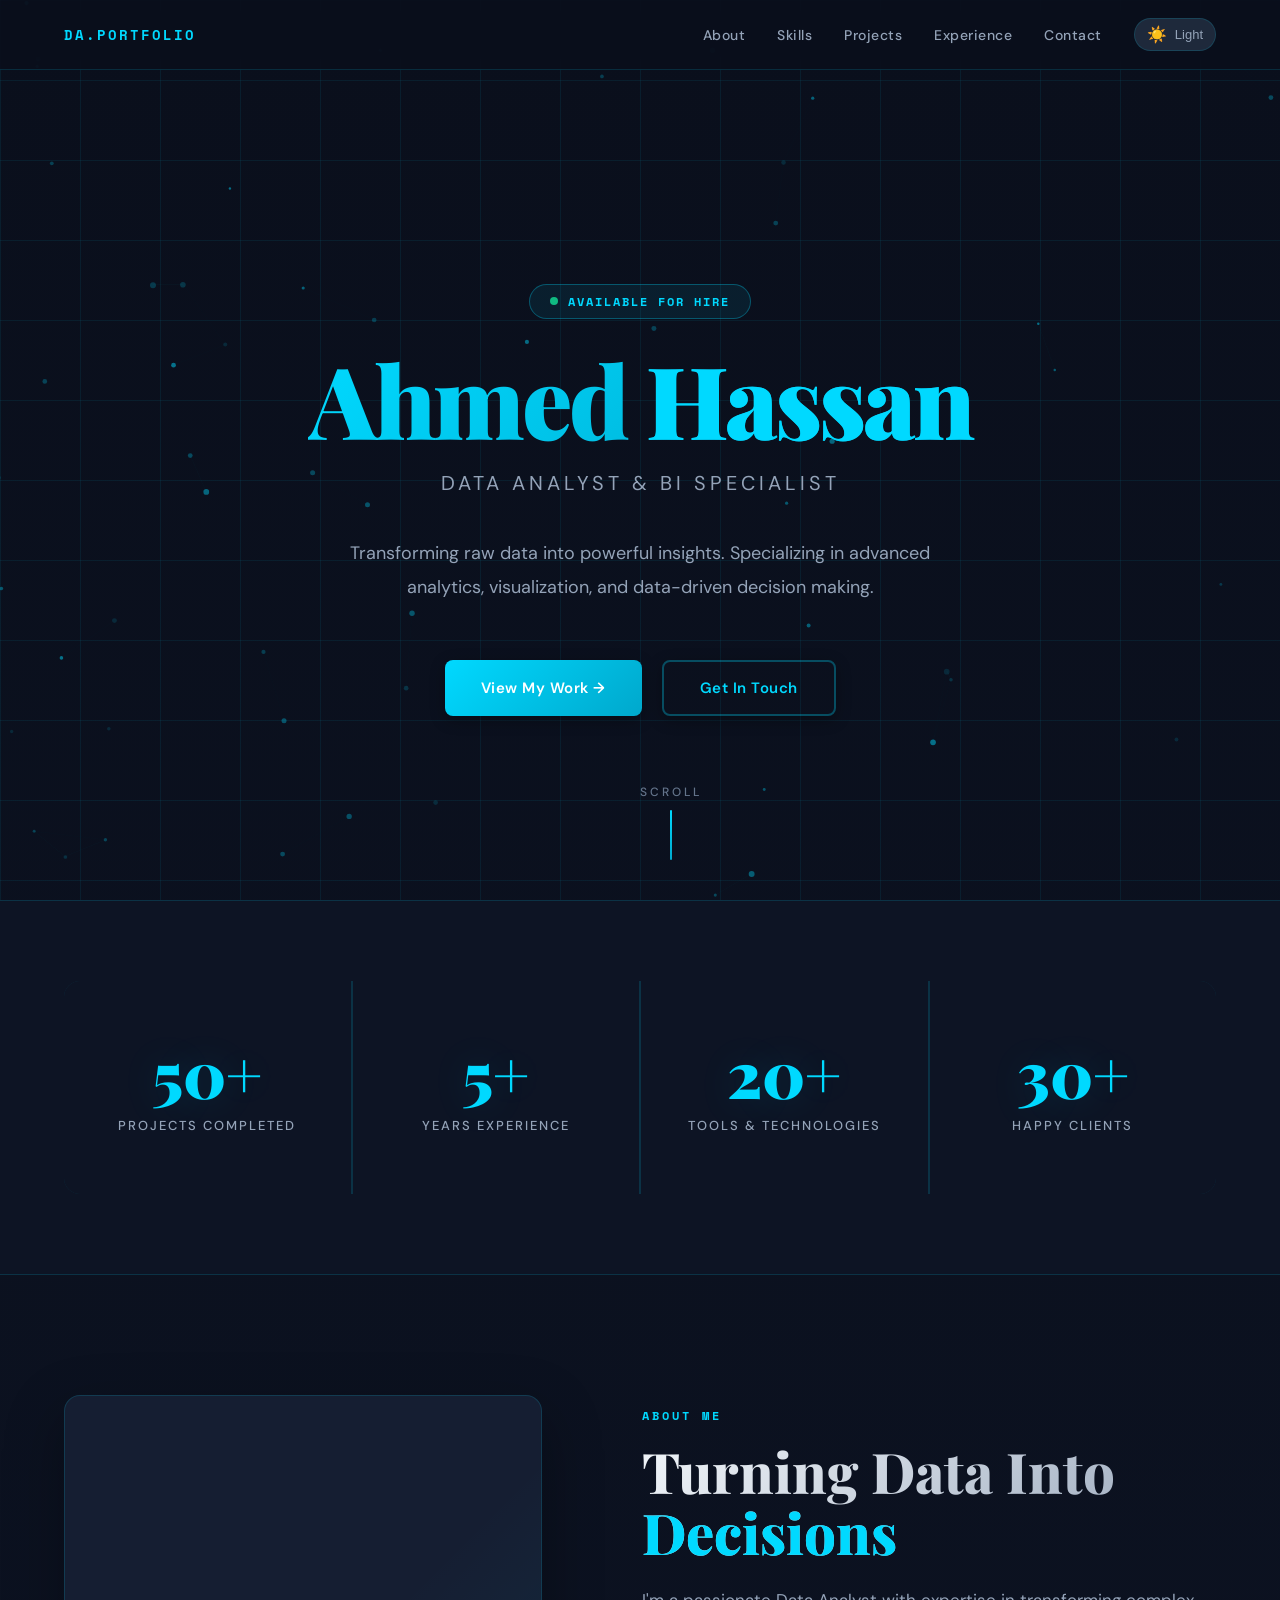
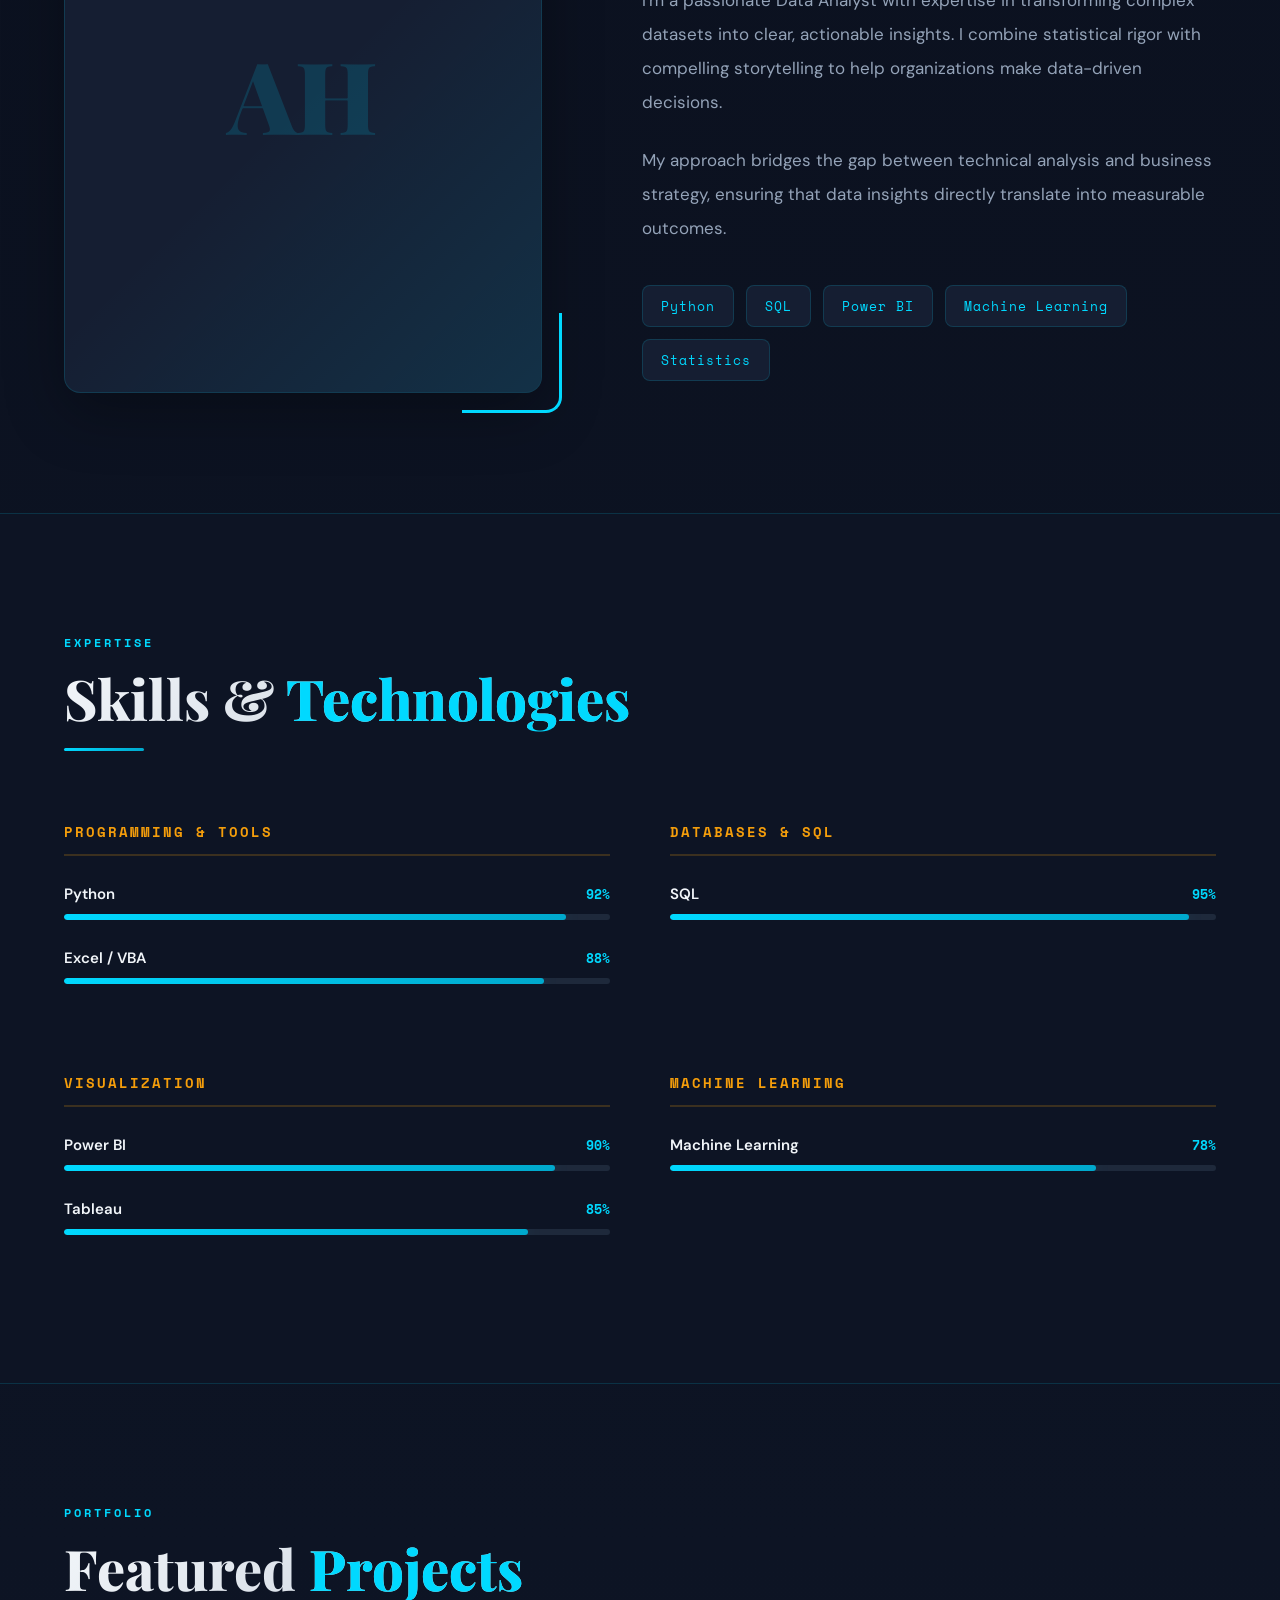
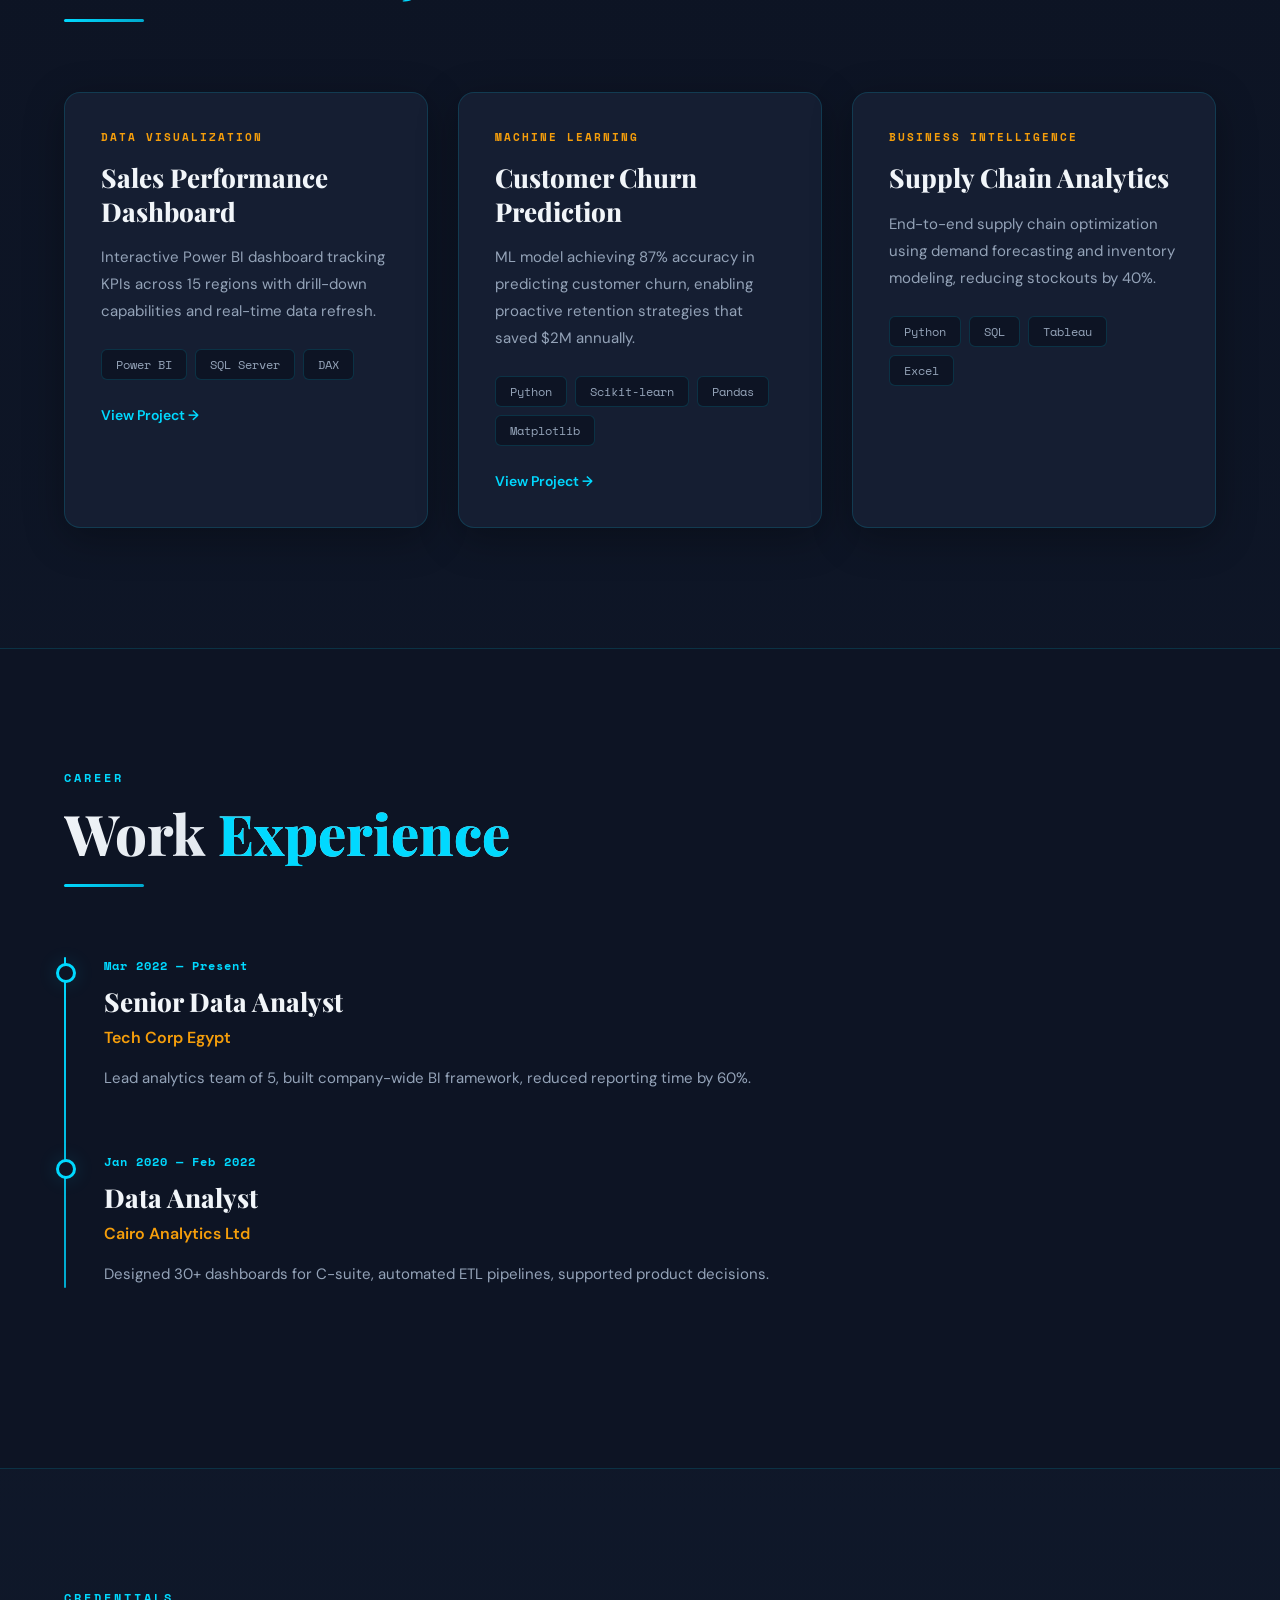
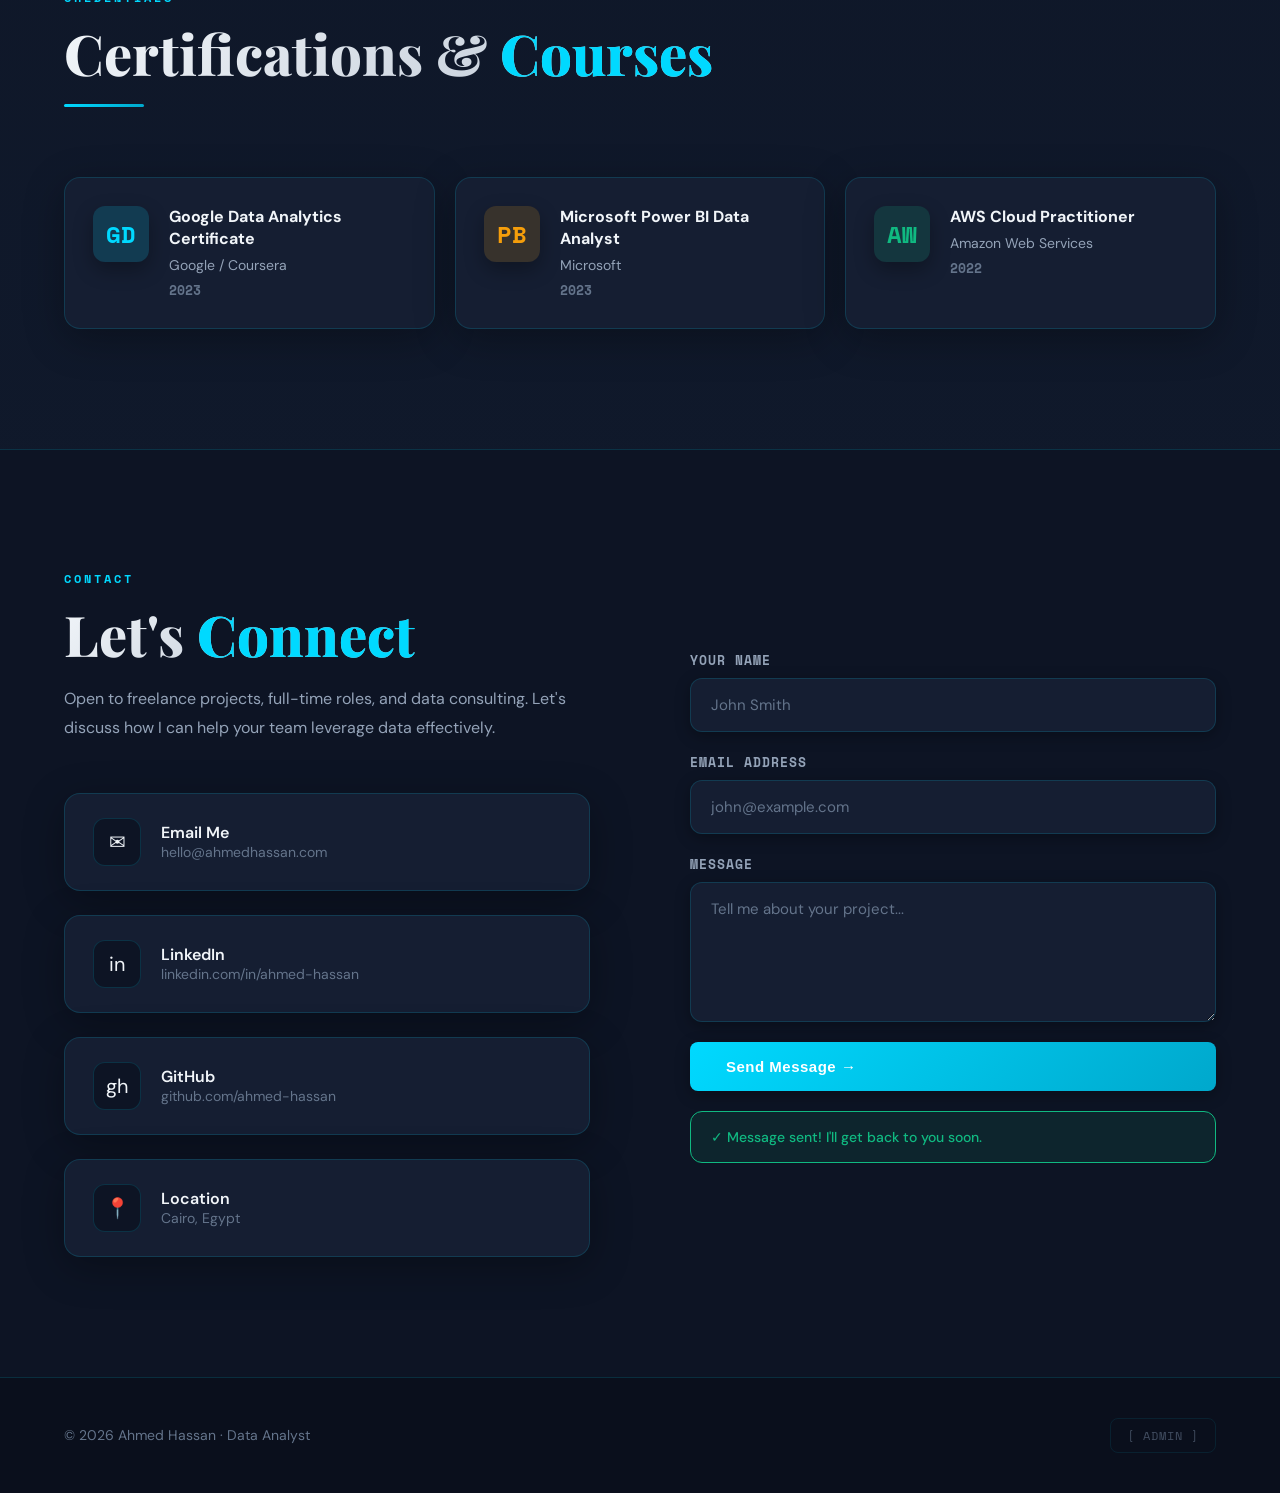
<file: portfolio.html>
<!DOCTYPE html>
<html lang="en">
<head>
<meta charset="UTF-8">
<meta name="viewport" content="width=device-width, initial-scale=1.0">
<title>Data Analyst Portfolio</title>
<link rel="preconnect" href="https://fonts.googleapis.com">
<link href="https://fonts.googleapis.com/css2?family=Playfair+Display:wght@400;600;700;900&family=Space+Mono:wght@400;700&family=DM+Sans:wght@300;400;500;600&display=swap" rel="stylesheet">
<link rel="stylesheet" href="portfolio.css">
</head>
<body>

<nav id="nav">
  <div class="nav-logo">DA.PORTFOLIO</div>
  <div class="nav-links">
    <a href="#about">About</a>
    <a href="#skills">Skills</a>
    <a href="#projects">Projects</a>
    <a href="#experience">Experience</a>
    <a href="#contact">Contact</a>
    <button class="theme-toggle" id="theme-toggle" onclick="toggleTheme()">
      <span class="icon">☀️</span><span>Light</span>
    </button>
  </div>
</nav>

<!-- HERO -->
<section id="hero">
  <div class="hero-canvas">
    <div class="hero-grid"></div>
    <canvas id="particleCanvas" style="position:absolute;inset:0;width:100%;height:100%"></canvas>
  </div>
  <div class="hero-content">
    <div class="hero-tag" id="hero-tag">AVAILABLE FOR HIRE</div>
    <h1 class="hero-name" id="hero-name">Ahmed <span>Hassan</span></h1>
    <div class="hero-title" id="hero-title">Data Analyst & BI Specialist</div>
    <p class="hero-bio" id="hero-bio">Transforming raw data into powerful insights. Specializing in advanced analytics, visualization, and data-driven decision making.</p>
    <div class="hero-cta">
      <a href="#projects" class="btn btn-primary">View My Work →</a>
      <a href="#contact" class="btn btn-outline">Get In Touch</a>
    </div>
  </div>
  <div class="hero-scroll">
    <span>SCROLL</span>
    <div class="scroll-line"></div>
  </div>
</section>

<!-- STATS -->
<section id="stats">
  <div class="stats-grid">
    <div class="stat-item">
      <div class="stat-num" id="stat1">50+</div>
      <div class="stat-label" id="stat1-label">Projects Completed</div>
    </div>
    <div class="stat-item">
      <div class="stat-num" id="stat2">5+</div>
      <div class="stat-label" id="stat2-label">Years Experience</div>
    </div>
    <div class="stat-item">
      <div class="stat-num" id="stat3">20+</div>
      <div class="stat-label" id="stat3-label">Tools & Technologies</div>
    </div>
    <div class="stat-item">
      <div class="stat-num" id="stat4">30+</div>
      <div class="stat-label" id="stat4-label">Happy Clients</div>
    </div>
  </div>
</section>

<!-- ABOUT -->
<section id="about">
  <div class="about-grid">
    <div class="about-img">
      <div class="about-img-box">
        <div class="about-avatar" id="about-initials">AH</div>
      </div>
      <div class="about-corner"></div>
    </div>
    <div class="about-text">
      <div class="section-label">About Me</div>
      <h2 class="section-title">Turning Data Into <span style="color:var(--cyan)">Decisions</span></h2>
      <div id="about-bio-text">
        <p>I'm a passionate Data Analyst with expertise in transforming complex datasets into clear, actionable insights. I combine statistical rigor with compelling storytelling to help organizations make data-driven decisions.</p>
        <p>My approach bridges the gap between technical analysis and business strategy, ensuring that data insights directly translate into measurable outcomes.</p>
      </div>
      <div class="about-tags" id="about-tags">
        <span class="tag">Python</span>
        <span class="tag">SQL</span>
        <span class="tag">Power BI</span>
        <span class="tag">Machine Learning</span>
        <span class="tag">Statistics</span>
      </div>
    </div>
  </div>
</section>

<!-- SKILLS -->
<section id="skills">
  <div class="section-label">Expertise</div>
  <h2 class="section-title">Skills & <span style="color:var(--cyan)">Technologies</span></h2>
  <div class="section-divider"></div>
  <div class="skills-grid" id="skills-grid"></div>
</section>

<!-- PROJECTS -->
<section id="projects">
  <div class="section-label">Portfolio</div>
  <h2 class="section-title">Featured <span style="color:var(--cyan)">Projects</span></h2>
  <div class="section-divider"></div>
  <div class="projects-grid" id="projects-grid"></div>
</section>

<!-- EXPERIENCE -->
<section id="experience">
  <div class="section-label">Career</div>
  <h2 class="section-title">Work <span style="color:var(--cyan)">Experience</span></h2>
  <div class="section-divider"></div>
  <div class="timeline" id="timeline"></div>
</section>

<!-- CERTIFICATIONS -->
<section id="certs">
  <div class="section-label">Credentials</div>
  <h2 class="section-title">Certifications & <span style="color:var(--cyan)">Courses</span></h2>
  <div class="section-divider"></div>
  <div class="certs-grid" id="certs-grid"></div>
</section>

<!-- CONTACT -->
<section id="contact">
  <div class="contact-grid">
    <div>
      <div class="section-label">Contact</div>
      <h2 class="section-title">Let's <span style="color:var(--cyan)">Connect</span></h2>
      <p style="color:var(--text2);line-height:1.8;margin-bottom:8px" id="contact-intro">Open to freelance projects, full-time roles, and data consulting. Let's discuss how I can help your team leverage data effectively.</p>
      <div class="contact-links" id="contact-links"></div>
    </div>
    <div>
      <div style="height:80px"></div>
      <div class="contact-form">
        <div class="form-group">
          <label class="form-label">Your Name</label>
          <input type="text" class="form-input" id="cf-name" placeholder="John Smith">
        </div>
        <div class="form-group">
          <label class="form-label">Email Address</label>
          <input type="email" class="form-input" id="cf-email" placeholder="john@example.com">
        </div>
        <div class="form-group">
          <label class="form-label">Message</label>
          <textarea class="form-input" id="cf-msg" placeholder="Tell me about your project..."></textarea>
        </div>
        <button class="btn btn-primary" onclick="sendContact()">Send Message →</button>
        <div class="form-msg success" id="contact-success">✓ Message sent! I'll get back to you soon.</div>
      </div>
    </div>
  </div>
</section>

<footer>
  <div class="footer-copy" id="footer-copy">© 2025 Ahmed Hassan · Data Analyst</div>
  <a href="admin.html" class="footer-admin" style="text-decoration:none;">[ ADMIN ]</a>
</footer>

<script src="portfolio.js"></script>
</body>
</html>
</file>
<file: portfolio.css>
/* Portfolio CSS - Enhanced Colors with Light/Dark Mode */

/* Default Dark Mode Variables */
:root {
  --bg: #0a0f1c;
  --bg2: #0d1424;
  --bg3: #111b2e;
  --card: #151e32;
  --card2: #1e293b;
  --card-hover: #243047;
  --primary: #00d9ff;
  --primary-light: #5ce1ff;
  --primary-dark: #00a8cc;
  --secondary: #f59e0b;
  --secondary-light: #fbbf24;
  --accent: #8b5cf6;
  --accent-light: #a78bfa;
  --success: #10b981;
  --warning: #f59e0b;
  --error: #ef4444;
  --text: #f1f5f9;
  --text2: #94a3b8;
  --text3: #64748b;
  --text-muted: #475569;
  --border: rgba(0,217,255,0.15);
  --border2: rgba(0,217,255,0.3);
  --shadow: rgba(0,0,0,0.3);
  --shadow-glow: rgba(0,217,255,0.15);
  --gradient-1: linear-gradient(135deg, #00d9ff 0%, #00a8cc 100%);
  --gradient-2: linear-gradient(135deg, #f59e0b 0%, #fbbf24 100%);
  --gradient-3: linear-gradient(135deg, #8b5cf6 0%, #a78bfa 100%);
  --gradient-bg: linear-gradient(180deg, #0a0f1c 0%, #0d1424 50%, #111b2e 100%);
}

/* Light Mode Variables */
[data-theme="light"] {
  --bg: #f8fafc;
  --bg2: #f1f5f9;
  --bg3: #e2e8f0;
  --card: #ffffff;
  --card2: #f8fafc;
  --card-hover: #f1f5f9;
  --primary: #0891b2;
  --primary-light: #06b6d4;
  --primary-dark: #0e7490;
  --secondary: #d97706;
  --secondary-light: #f59e0b;
  --accent: #7c3aed;
  --accent-light: #8b5cf6;
  --success: #059669;
  --warning: #d97706;
  --error: #dc2626;
  --text: #0f172a;
  --text2: #475569;
  --text3: #64748b;
  --text-muted: #94a3b8;
  --border: rgba(8,145,178,0.2);
  --border2: rgba(8,145,178,0.4);
  --shadow: rgba(0,0,0,0.1);
  --shadow-glow: rgba(8,145,178,0.2);
  --gradient-1: linear-gradient(135deg, #0891b2 0%, #06b6d4 100%);
  --gradient-2: linear-gradient(135deg, #d97706 0%, #f59e0b 100%);
  --gradient-3: linear-gradient(135deg, #7c3aed 0%, #8b5cf6 100%);
  --gradient-bg: linear-gradient(180deg, #f8fafc 0%, #f1f5f9 50%, #e2e8f0 100%);
}

*{margin:0;padding:0;box-sizing:border-box}
html{scroll-behavior:smooth}
body{font-family:'DM Sans',sans-serif;background:var(--gradient-bg);color:var(--text);overflow-x:hidden;min-height:100vh}

/* SCROLLBAR */
::-webkit-scrollbar{width:6px}
::-webkit-scrollbar-track{background:var(--bg2)}
::-webkit-scrollbar-thumb{background:var(--primary-dark);border-radius:3px}
::-webkit-scrollbar-thumb:hover{background:var(--primary)}

/* NAV */
#nav{position:fixed;top:0;left:0;right:0;z-index:100;padding:0 5%;display:flex;align-items:center;justify-content:space-between;height:70px;background:rgba(var(--bg-rgb,10,15,28),0.85);backdrop-filter:blur(20px);border-bottom:1px solid var(--border)}
.mobile-menu-toggle{display:none;flex-direction:column;gap:5px;cursor:pointer;padding:8px;background:none;border:none}
.mobile-menu-toggle span{width:24px;height:2px;background:var(--text);transition:all 0.3s;border-radius:1px}
.nav-logo{font-family:'Space Mono',monospace;font-size:14px;color:var(--primary);letter-spacing:2px;font-weight:700}
.nav-links{display:flex;gap:32px;align-items:center}
.nav-links a{color:var(--text2);text-decoration:none;font-size:14px;font-weight:500;letter-spacing:0.5px;transition:all 0.3s;position:relative}
.nav-links a:hover{color:var(--primary)}
.nav-links a::after{content:'';position:absolute;bottom:-4px;left:0;width:0;height:2px;background:var(--gradient-1);transition:width 0.3s}
.nav-links a:hover::after{width:100%}

/* Theme Toggle */
.theme-toggle{background:var(--card2);border:1px solid var(--border);border-radius:50px;padding:6px 12px;cursor:pointer;display:flex;align-items:center;gap:8px;transition:all 0.3s;color:var(--text2);font-size:13px}
.theme-toggle:hover{background:var(--card-hover);border-color:var(--border2);color:var(--primary)}
.theme-toggle .icon{font-size:16px}

/* HERO */
#hero{min-height:100vh;display:flex;align-items:center;justify-content:center;position:relative;overflow:hidden;padding:100px 5% 0}
.hero-canvas{position:absolute;inset:0;pointer-events:none}
.hero-grid{position:absolute;inset:0;background-image:linear-gradient(var(--border) 1px,transparent 1px),linear-gradient(90deg,var(--border) 1px,transparent 1px);background-size:80px 80px;animation:gridpulse 10s ease-in-out infinite;opacity:0.5}
@keyframes gridpulse{0%,100%{opacity:0.3}50%{opacity:0.6}}
.hero-content{position:relative;z-index:2;text-align:center;max-width:900px}
.hero-tag{display:inline-flex;align-items:center;gap:10px;background:rgba(0,217,255,0.08);border:1px solid var(--border2);border-radius:100px;padding:8px 20px;font-family:'Space Mono',monospace;font-size:12px;color:var(--primary);letter-spacing:2px;margin-bottom:32px;animation:fadein 0.8s ease;font-weight:600}
.hero-tag::before{content:'';width:8px;height:8px;border-radius:50%;background:var(--success);animation:pulse 2s infinite}
@keyframes pulse{0%,100%{opacity:1;transform:scale(1)}50%{opacity:0.5;transform:scale(0.8)}}
.hero-name{font-family:'Playfair Display',serif;font-size:clamp(56px,9vw,100px);font-weight:900;line-height:0.95;letter-spacing:-3px;margin-bottom:24px;animation:fadein 0.8s 0.1s both;background:var(--gradient-1);-webkit-background-clip:text;-webkit-text-fill-color:transparent;background-clip:text}
.hero-name span{color:var(--primary);-webkit-text-fill-color:var(--primary)}
.hero-title{font-size:20px;color:var(--text2);letter-spacing:4px;text-transform:uppercase;font-weight:400;margin-bottom:40px;animation:fadein 0.8s 0.2s both}
.hero-bio{font-size:18px;color:var(--text2);max-width:600px;margin:0 auto 56px;line-height:1.9;animation:fadein 0.8s 0.3s both}
.hero-cta{display:flex;gap:20px;justify-content:center;flex-wrap:wrap;animation:fadein 0.8s 0.4s both}
.btn{padding:16px 36px;border-radius:8px;font-size:15px;font-weight:600;cursor:pointer;text-decoration:none;transition:all 0.3s;letter-spacing:0.5px;border:none;display:inline-flex;align-items:center;gap:10px;box-shadow:0 4px 15px var(--shadow)}
.btn-primary{background:var(--gradient-1);color:#fff}
.btn-primary:hover{transform:translateY(-3px);box-shadow:0 8px 30px var(--shadow-glow)}
.btn-outline{background:transparent;color:var(--primary);border:2px solid var(--border2)}
.btn-outline:hover{background:var(--primary);color:#fff;border-color:var(--primary);transform:translateY(-3px)}
.hero-scroll{position:absolute;bottom:40px;left:50%;transform:translateX(-50%);display:flex;flex-direction:column;align-items:center;gap:10px;color:var(--text3);font-size:12px;letter-spacing:3px;animation:fadein 1s 0.8s both;font-weight:500}
.scroll-line{width:2px;height:50px;background:var(--gradient-1);animation:scrolldown 2s infinite;border-radius:1px}
@keyframes scrolldown{0%{opacity:0;transform:scaleY(0);transform-origin:top}50%{opacity:1}100%{opacity:0;transform:scaleY(1);transform-origin:top}}
@keyframes fadein{from{opacity:0;transform:translateY(30px)}to{opacity:1;transform:translateY(0)}}

/* SECTIONS */
section{padding:120px 5%}
.section-label{font-family:'Space Mono',monospace;font-size:12px;color:var(--primary);letter-spacing:3px;text-transform:uppercase;margin-bottom:16px;font-weight:600}
.section-title{font-family:'Playfair Display',serif;font-size:clamp(40px,6vw,56px);font-weight:800;margin-bottom:20px;line-height:1.1;background:linear-gradient(135deg,var(--text) 0%,var(--text2) 100%);-webkit-background-clip:text;-webkit-text-fill-color:transparent;background-clip:text}
.section-title span{color:var(--primary);-webkit-text-fill-color:var(--primary)}
.section-sub{color:var(--text2);font-size:18px;max-width:600px;line-height:1.8;margin-bottom:70px}
.section-divider{width:80px;height:3px;background:var(--gradient-1);margin-bottom:70px;border-radius:2px}

/* STATS */
#stats{background:var(--bg2);border-top:1px solid var(--border);border-bottom:1px solid var(--border);padding:80px 5%}
.stats-grid{display:grid;grid-template-columns:repeat(4,1fr);gap:2px;background:var(--border);border-radius:16px;overflow:hidden}
.stat-item{background:var(--bg2);padding:60px 32px;text-align:center;transition:all 0.3s}
.stat-item:hover{background:var(--bg3)}
.stat-num{font-family:'Playfair Display',serif;font-size:64px;font-weight:900;color:var(--primary);line-height:1;text-shadow:0 0 40px var(--shadow-glow)}
.stat-label{color:var(--text2);font-size:13px;letter-spacing:2px;text-transform:uppercase;margin-top:12px;font-weight:500}

/* ABOUT */
#about{background:transparent}
.about-grid{display:grid;grid-template-columns:1fr 1.2fr;gap:100px;align-items:center}
.about-img{position:relative}
.about-img-box{width:100%;aspect-ratio:4/5;background:var(--card);border-radius:16px;border:1px solid var(--border);display:flex;align-items:center;justify-content:center;overflow:hidden;position:relative;box-shadow:0 20px 60px var(--shadow)}
.about-img-box::after{content:'';position:absolute;inset:0;background:linear-gradient(135deg,transparent 50%,rgba(0,217,255,0.1))}
.about-avatar{font-family:'Playfair Display',serif;font-size:100px;font-weight:900;color:var(--primary);opacity:0.15}
.about-corner{position:absolute;bottom:-20px;right:-20px;width:100px;height:100px;border-right:3px solid var(--primary);border-bottom:3px solid var(--primary);border-radius:0 0 16px 0}
.about-text p{color:var(--text2);line-height:2;margin-bottom:24px;font-size:17px}
.about-tags{display:flex;flex-wrap:wrap;gap:12px;margin-top:40px}
.tag{background:var(--card);border:1px solid var(--border);color:var(--primary);padding:10px 18px;border-radius:8px;font-size:13px;font-family:'Space Mono',monospace;letter-spacing:1px;transition:all 0.3s;font-weight:500}
.tag:hover{background:var(--primary);color:#fff;border-color:var(--primary);transform:translateY(-2px)}

/* SKILLS */
#skills{background:var(--bg2);border-top:1px solid var(--border);border-bottom:1px solid var(--border)}
.skills-grid{display:grid;grid-template-columns:repeat(2,1fr);gap:60px}
.skills-category h3{font-size:14px;font-family:'Space Mono',monospace;color:var(--secondary);letter-spacing:2px;text-transform:uppercase;margin-bottom:28px;padding-bottom:12px;border-bottom:2px solid rgba(245,158,11,0.2);font-weight:700}
.skill-item{margin-bottom:28px}
.skill-header{display:flex;justify-content:space-between;margin-bottom:10px}
.skill-name{font-size:15px;font-weight:600;color:var(--text)}
.skill-pct{font-family:'Space Mono',monospace;font-size:13px;color:var(--primary);font-weight:700}
.skill-bar{height:6px;background:var(--card2);border-radius:3px;overflow:hidden}
.skill-fill{height:100%;background:var(--gradient-1);border-radius:3px;transition:width 1s ease;box-shadow:0 0 20px var(--shadow-glow)}

/* PROJECTS */
#projects{background:transparent}
.projects-grid{display:grid;grid-template-columns:repeat(auto-fill,minmax(360px,1fr));gap:30px}
.project-card{background:var(--card);border:1px solid var(--border);border-radius:16px;padding:36px;transition:all 0.4s;position:relative;overflow:hidden;box-shadow:0 10px 40px var(--shadow)}
.project-card::before{content:'';position:absolute;top:0;left:0;right:0;height:3px;background:var(--gradient-1);transform:scaleX(0);transition:transform 0.4s;transform-origin:left}
.project-card:hover{border-color:var(--border2);transform:translateY(-8px);box-shadow:0 30px 80px var(--shadow)}
.project-card:hover::before{transform:scaleX(1)}
.project-cat{font-family:'Space Mono',monospace;font-size:11px;color:var(--secondary);letter-spacing:2px;text-transform:uppercase;margin-bottom:16px;font-weight:600}
.project-title{font-family:'Playfair Display',serif;font-size:26px;font-weight:800;margin-bottom:16px;line-height:1.3;color:var(--text)}
.project-desc{color:var(--text2);font-size:15px;line-height:1.8;margin-bottom:24px}
.project-tools{display:flex;flex-wrap:wrap;gap:8px;margin-bottom:24px}
.project-tool{background:var(--bg2);border:1px solid var(--border);color:var(--text2);padding:6px 14px;border-radius:6px;font-size:12px;font-family:'Space Mono',monospace;transition:all 0.3s}
.project-tool:hover{background:var(--primary);color:#fff;border-color:var(--primary)}
.project-link{color:var(--primary);font-size:14px;text-decoration:none;display:inline-flex;align-items:center;gap:8px;transition:all 0.3s;font-weight:600}
.project-link:hover{gap:14px;color:var(--primary-light)}

/* EXPERIENCE */
#experience{background:var(--bg2);border-top:1px solid var(--border);border-bottom:1px solid var(--border)}
.timeline{position:relative;padding-left:40px}
.timeline::before{content:'';position:absolute;left:0;top:0;bottom:0;width:2px;background:var(--gradient-1);border-radius:1px}
.timeline-item{position:relative;margin-bottom:60px}
.timeline-dot{position:absolute;left:-48px;top:6px;width:20px;height:20px;border-radius:50%;background:var(--bg2);border:3px solid var(--primary);box-shadow:0 0 20px var(--shadow-glow)}
.timeline-date{font-family:'Space Mono',monospace;font-size:12px;color:var(--primary);letter-spacing:1px;margin-bottom:10px;font-weight:600}
.timeline-role{font-family:'Playfair Display',serif;font-size:26px;font-weight:800;margin-bottom:8px;color:var(--text)}
.timeline-company{color:var(--secondary);font-size:16px;font-weight:600;margin-bottom:16px}
.timeline-desc{color:var(--text2);font-size:15px;line-height:1.9}

/* CERTS */
#certs{background:transparent}
.certs-grid{display:grid;grid-template-columns:repeat(auto-fill,minmax(280px,1fr));gap:20px}
.cert-card{background:var(--card);border:1px solid var(--border);border-radius:16px;padding:28px;display:flex;gap:20px;align-items:flex-start;transition:all 0.4s;box-shadow:0 10px 40px var(--shadow)}
.cert-card:hover{border-color:var(--border2);transform:translateY(-5px);box-shadow:0 20px 60px var(--shadow)}
.cert-icon{width:56px;height:56px;border-radius:12px;display:flex;align-items:center;justify-content:center;flex-shrink:0;font-size:24px;font-weight:800;font-family:'Space Mono',monospace;box-shadow:0 8px 20px var(--shadow)}
.cert-name{font-size:16px;font-weight:700;margin-bottom:6px;line-height:1.4;color:var(--text)}
.cert-issuer{color:var(--text2);font-size:14px;margin-bottom:6px}
.cert-year{font-family:'Space Mono',monospace;font-size:13px;color:var(--text3);font-weight:600}

/* CONTACT */
#contact{background:var(--bg2);border-top:1px solid var(--border)}
.contact-grid{display:grid;grid-template-columns:1fr 1fr;gap:100px}
.contact-links{display:flex;flex-direction:column;gap:24px;margin-top:50px}
.contact-link{display:flex;align-items:center;gap:20px;padding:24px 28px;background:var(--card);border:1px solid var(--border);border-radius:16px;text-decoration:none;color:var(--text);transition:all 0.4s;box-shadow:0 10px 40px var(--shadow)}
.contact-link:hover{border-color:var(--border2);transform:translateX(8px);box-shadow:0 20px 60px var(--shadow)}
.contact-link-icon{width:48px;height:48px;background:var(--bg2);border-radius:12px;display:flex;align-items:center;justify-content:center;font-size:20px;flex-shrink:0;border:1px solid var(--border);transition:all 0.3s}
.contact-link:hover .contact-link-icon{background:var(--primary);color:#fff;border-color:var(--primary)}
.contact-link-text{font-size:16px;font-weight:600}
.contact-link-sub{font-size:14px;color:var(--text3)}
.contact-form{display:flex;flex-direction:column;gap:20px}
.form-group{display:flex;flex-direction:column;gap:8px}
.form-label{font-size:13px;color:var(--text2);font-family:'Space Mono',monospace;letter-spacing:1px;text-transform:uppercase;font-weight:600}
.form-input{background:var(--card);border:1px solid var(--border);color:var(--text);padding:16px 20px;border-radius:12px;font-size:15px;font-family:inherit;transition:all 0.3s;outline:none;box-shadow:0 4px 15px var(--shadow)}
.form-input:focus{border-color:var(--primary);box-shadow:0 0 0 3px var(--shadow-glow)}
.form-input::placeholder{color:var(--text3)}
textarea.form-input{min-height:140px;resize:vertical}
.form-msg{padding:16px 20px;border-radius:12px;font-size:14px;display:none;font-weight:500}
.form-msg.success{background:rgba(16,185,129,0.1);border:1px solid var(--success);color:var(--success);display:block}

/* FOOTER */
footer{background:var(--bg);border-top:1px solid var(--border);padding:40px 5%;display:flex;align-items:center;justify-content:space-between}
.footer-copy{color:var(--text3);font-size:14px}
.footer-admin{background:none;border:1px solid var(--border);color:var(--text3);font-size:12px;cursor:pointer;opacity:0.6;transition:all 0.3s;font-family:'Space Mono',monospace;letter-spacing:1px;padding:8px 16px;border-radius:8px;text-decoration:none}
.footer-admin:hover{opacity:1;border-color:var(--primary);color:var(--primary)}

/* RESPONSIVE - Large Screens */
@media(min-width:1400px){
  #hero{padding:120px 8% 0}
  section{padding:140px 8%}
  .about-grid{gap:120px}
  .contact-grid{gap:120px}
}

/* RESPONSIVE - Tablets & Small Laptops */
@media(max-width:1024px){
  #nav{padding:0 4%}
  .nav-links{gap:24px}
  .nav-links a{font-size:13px}
  .hero-name{font-size:clamp(48px,8vw,80px)}
  .hero-title{font-size:18px;letter-spacing:3px}
  .hero-bio{font-size:16px}
  .about-grid{grid-template-columns:1fr 1fr;gap:50px}
  .about-img-box{max-width:400px;margin:0 auto}
  .contact-grid{grid-template-columns:1fr 1fr;gap:50px}
  .skills-grid{gap:40px}
  .projects-grid{grid-template-columns:repeat(auto-fill,minmax(320px,1fr))}
  .section-title{font-size:clamp(36px,5vw,48px)}
}

/* RESPONSIVE - Tablets */
@media(max-width:900px){
  .stats-grid{grid-template-columns:repeat(2,1fr)}
  .stat-num{font-size:56px}
  .stat-item{padding:50px 24px}
  .about-grid{grid-template-columns:1fr;gap:60px;text-align:center}
  .about-img{order:-1}
  .about-img-box{max-width:350px;margin:0 auto}
  .about-corner{display:none}
  .about-tags{justify-content:center}
  .skills-grid{grid-template-columns:1fr}
  .contact-grid{grid-template-columns:1fr;gap:60px}
  .contact-links{margin-top:40px}
  .timeline{padding-left:30px}
  .timeline-dot{left:-38px;width:18px;height:18px}
  .timeline-role{font-size:22px}
}

/* RESPONSIVE - Mobile */
@media(max-width:768px){
  #nav{padding:0 4%;height:60px}
  .nav-links{display:none;position:fixed;top:60px;left:0;right:0;background:var(--bg2);border-bottom:1px solid var(--border);padding:20px;flex-direction:column;gap:16px;z-index:99}
  .nav-links.open{display:flex}
  .nav-links a{font-size:16px;padding:12px 0;border-bottom:1px solid var(--border)}
  .nav-links a:last-child{border-bottom:none}
  .mobile-menu-toggle{display:flex}
  .theme-toggle{padding:8px;border-radius:50%;margin-right:8px}
  .theme-toggle .icon{font-size:18px}
  .theme-toggle span:not(.icon){display:none}
  
  #hero{min-height:auto;padding:100px 4% 60px}
  .hero-content{max-width:100%}
  .hero-name{font-size:clamp(40px,12vw,64px);letter-spacing:-2px}
  .hero-title{font-size:14px;letter-spacing:2px;margin-bottom:24px}
  .hero-bio{font-size:15px;margin-bottom:40px;padding:0 10px}
  .hero-cta{gap:12px}
  .hero-tag{font-size:11px;padding:6px 16px}
  .hero-scroll{bottom:20px}
  .hero-scroll span{font-size:10px}
  .scroll-line{height:40px}
  
  .btn{padding:14px 28px;font-size:14px;width:100%;max-width:300px;justify-content:center}
  .btn-outline{border-width:1px}
  
  section{padding:60px 4%}
  .section-label{font-size:11px;letter-spacing:2px}
  .section-title{font-size:clamp(32px,10vw,48px);margin-bottom:16px}
  .section-sub{font-size:15px;margin-bottom:40px}
  .section-divider{margin-bottom:40px}
  
  #stats{padding:50px 4%}
  .stats-grid{grid-template-columns:repeat(2,1fr);gap:1px;border-radius:12px}
  .stat-item{padding:30px 16px}
  .stat-num{font-size:36px}
  .stat-label{font-size:11px;letter-spacing:1px}
  
  .about-grid{gap:40px}
  .about-img-box{border-radius:12px}
  .about-avatar{font-size:64px}
  .about-text p{font-size:15px;line-height:1.8;margin-bottom:16px}
  .about-tags{gap:8px;margin-top:24px}
  .tag{padding:8px 14px;font-size:12px}
  
  .skills-grid{gap:30px}
  .skills-category h3{font-size:13px;margin-bottom:20px}
  .skill-item{margin-bottom:20px}
  .skill-name{font-size:14px}
  .skill-pct{font-size:12px}
  
  .projects-grid{grid-template-columns:1fr;gap:20px}
  .project-card{padding:24px;border-radius:12px}
  .project-cat{font-size:10px;margin-bottom:12px}
  .project-title{font-size:20px;margin-bottom:12px}
  .project-desc{font-size:14px;line-height:1.6;margin-bottom:16px}
  .project-tools{gap:6px;margin-bottom:16px}
  .project-tool{padding:4px 10px;font-size:11px}
  .project-link{font-size:13px}
  
  .timeline{padding-left:24px}
  .timeline::before{width:2px}
  .timeline-item{margin-bottom:40px}
  .timeline-dot{left:-32px;width:16px;height:16px;border-width:2px;top:4px}
  .timeline-date{font-size:11px}
  .timeline-role{font-size:18px}
  .timeline-company{font-size:14px;margin-bottom:12px}
  .timeline-desc{font-size:14px;line-height:1.7}
  
  .certs-grid{grid-template-columns:1fr;gap:16px}
  .cert-card{padding:20px;border-radius:12px;gap:16px}
  .cert-icon{width:48px;height:48px;font-size:20px;border-radius:10px}
  .cert-name{font-size:15px}
  .cert-issuer{font-size:13px}
  .cert-year{font-size:12px}
  
  .contact-grid{gap:40px}
  .contact-link{padding:18px 20px;border-radius:12px;gap:16px}
  .contact-link-icon{width:44px;height:44px;font-size:18px}
  .contact-link-text{font-size:15px}
  .contact-link-sub{font-size:13px}
  .contact-form{gap:16px}
  .form-label{font-size:12px}
  .form-input{padding:14px 16px;font-size:14px;border-radius:10px}
  textarea.form-input{min-height:120px}
  
  footer{padding:30px 4%;flex-direction:column;gap:16px;text-align:center}
  .footer-copy{font-size:13px}
  .footer-admin{font-size:11px;padding:6px 12px}
}

/* RESPONSIVE - Small Mobile */
@media(max-width:480px){
  .hero-name{font-size:clamp(36px,14vw,56px);letter-spacing:-1px}
  .hero-title{font-size:13px;letter-spacing:1.5px}
  .hero-bio{font-size:14px;line-height:1.7}
  .hero-tag{font-size:10px;padding:5px 12px}
  
  .stats-grid{grid-template-columns:1fr}
  .stat-item{padding:24px 20px}
  .stat-num{font-size:32px}
  
  .section-title{font-size:clamp(28px,11vw,40px)}
  .about-avatar{font-size:48px}
  
  .project-card{padding:20px}
  .project-title{font-size:18px}
  
  .timeline-dot{left:-30px;width:14px;height:14px}
  .timeline-role{font-size:16px}
  
  .cert-card{flex-direction:column;align-items:flex-start;gap:12px}
  .cert-icon{width:44px;height:44px;font-size:18px}
  
  .btn{padding:12px 24px;font-size:13px}
}

/* RESPONSIVE - Extra Small */
@media(max-width:360px){
  .hero-name{font-size:clamp(32px,13vw,48px)}
  .section-title{font-size:clamp(26px,10vw,36px)}
  .tag{padding:6px 12px;font-size:11px}
  .stat-num{font-size:28px}
}

/* MOBILE MENU TOGGLE */
.mobile-menu-toggle{display:none;flex-direction:column;gap:5px;cursor:pointer;padding:8px;background:none;border:none}
.mobile-menu-toggle span{width:24px;height:2px;background:var(--text);transition:all 0.3s;border-radius:1px}

@media(max-width:768px){
  .mobile-menu-toggle{display:flex}
}

/* LANDSCAPE MODE */
@media(max-height:600px) and (orientation:landscape){
  #hero{min-height:auto;padding:80px 4% 40px}
  .hero-name{font-size:clamp(36px,10vw,56px)}
  .hero-bio{margin-bottom:30px}
  .hero-scroll{display:none}
}

/* HIGH RESOLUTION SCREENS */
@media(min-width:1920px){
  #nav{height:80px;padding:0 10%}
  .nav-logo{font-size:16px}
  .nav-links a{font-size:15px}
  section{padding:160px 10%}
  .hero-name{font-size:clamp(72px,7vw,120px)}
}
</file>
